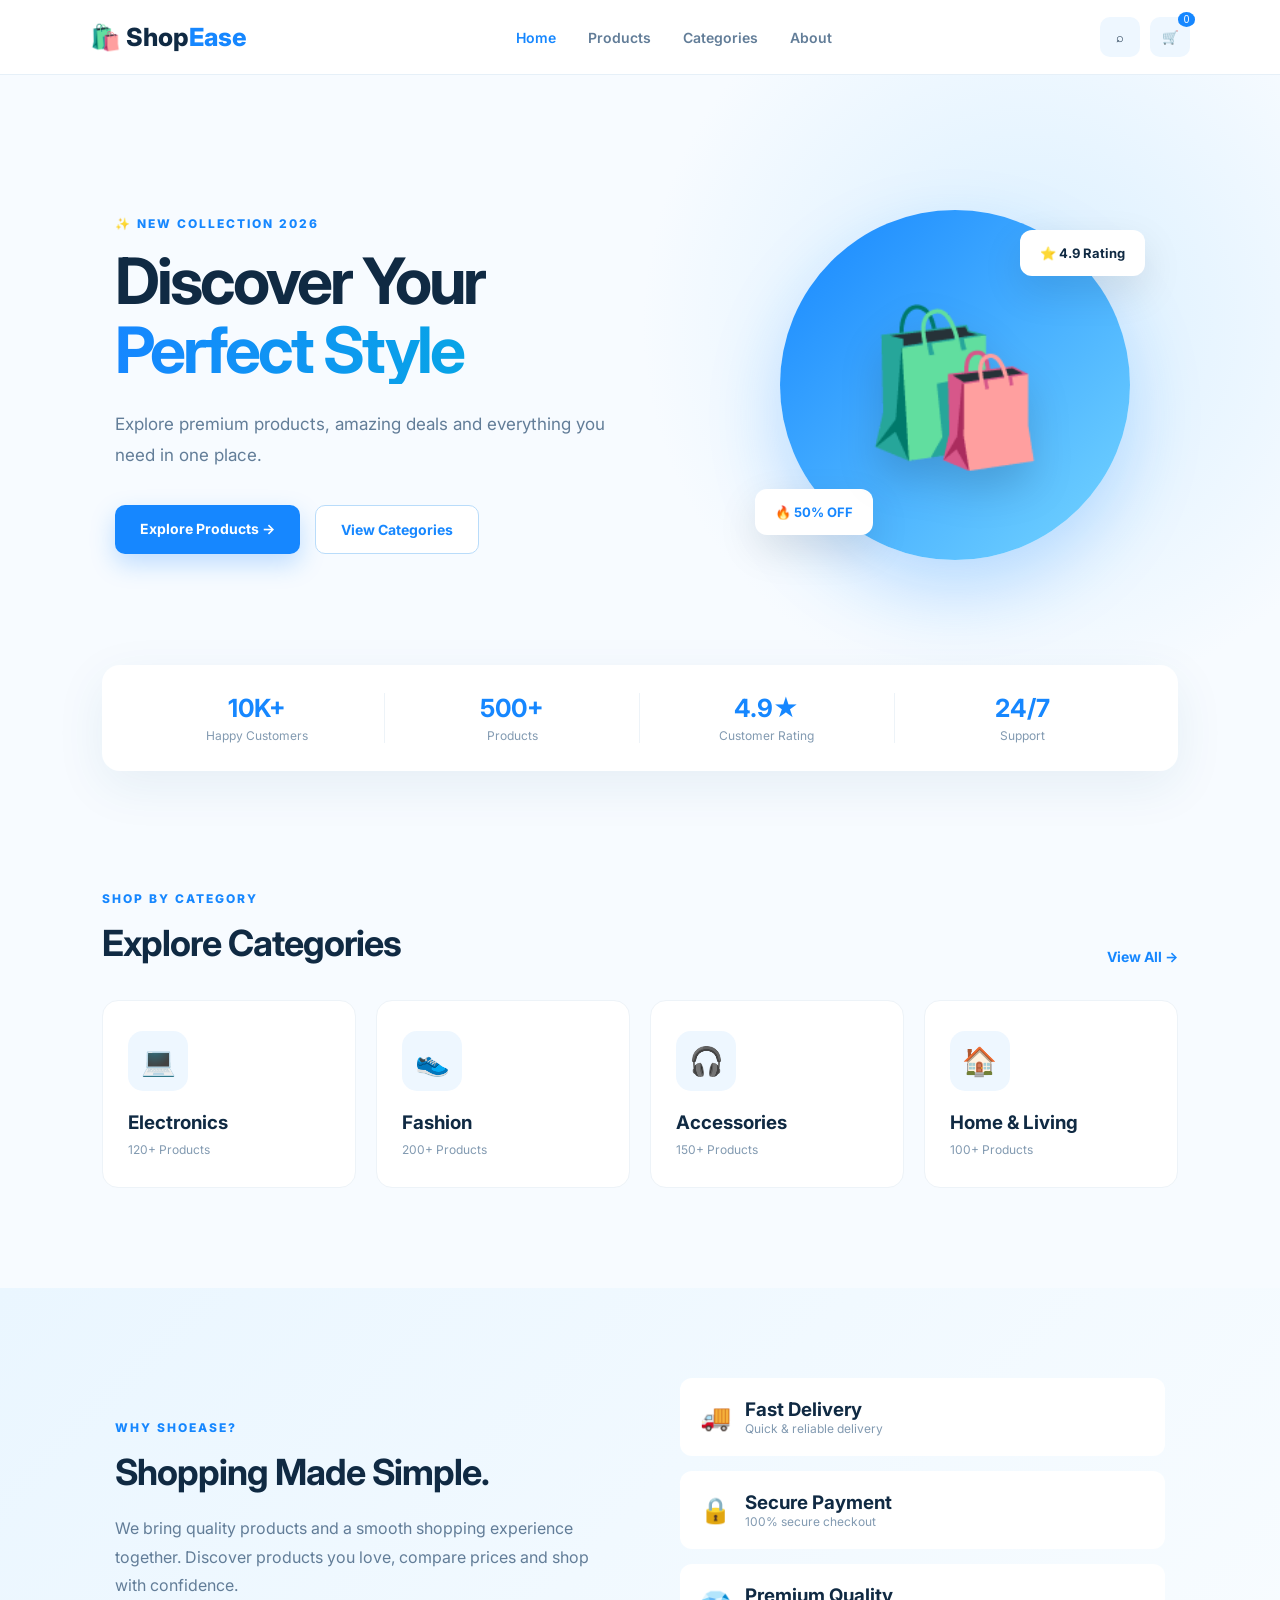
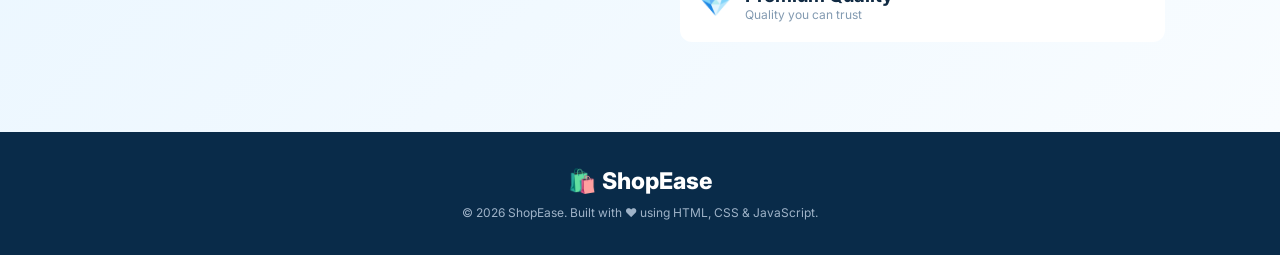
<file: index.html>
<!DOCTYPE html>
<html lang="en">
<head>
    <meta charset="UTF-8">
    <meta name="viewport" content="width=device-width, initial-scale=1.0">
    <title>ShopEase | Modern Shopping</title>
    <link rel="stylesheet" href="cssstyle.css">
</head>

<body>

<header class="navbar">

    <div class="logo">
        🛍️ Shop<span>Ease</span>
    </div>

    <nav>
        <a href="index.html" class="active">Home</a>
        <a href="products.html">Products</a>
        <a href="#categories">Categories</a>
        <a href="#about">About</a>
    </nav>

    <div class="nav-buttons">
        <button class="search-icon">⌕</button>
        <button class="cart">🛒 <span>0</span></button>
    </div>

</header>


<section class="hero">

    <div class="hero-content">

        <p class="small-title">✨ NEW COLLECTION 2026</p>

        <h1>
            Discover Your
            <span>Perfect Style</span>
        </h1>

        <p class="hero-text">
            Explore premium products, amazing deals and
            everything you need in one place.
        </p>

        <div class="hero-buttons">

            <a href="products.html" class="primary-btn">
                Explore Products →
            </a>

            <a href="#categories" class="secondary-btn">
                View Categories
            </a>

        </div>

    </div>


    <div class="hero-image">

        <div class="circle"></div>

        <div class="floating-card card-one">
            ⭐ 4.9 Rating
        </div>

        <div class="floating-card card-two">
            🔥 50% OFF
        </div>

        <div class="shopping-icon">
            🛍️
        </div>

    </div>

</section>


<section class="stats">

    <div>
        <h2>10K+</h2>
        <p>Happy Customers</p>
    </div>

    <div>
        <h2>500+</h2>
        <p>Products</p>
    </div>

    <div>
        <h2>4.9★</h2>
        <p>Customer Rating</p>
    </div>

    <div>
        <h2>24/7</h2>
        <p>Support</p>
    </div>

</section>


<section class="categories" id="categories">

    <div class="section-heading">

        <div>
            <p class="small-title">SHOP BY CATEGORY</p>

            <h2>Explore Categories</h2>
        </div>

        <a href="products.html">
            View All →
        </a>

    </div>


    <div class="category-grid">

        <div class="category-card">

            <div class="category-icon">💻</div>

            <h3>Electronics</h3>

            <p>120+ Products</p>

        </div>


        <div class="category-card">

            <div class="category-icon">👟</div>

            <h3>Fashion</h3>

            <p>200+ Products</p>

        </div>


        <div class="category-card">

            <div class="category-icon">🎧</div>

            <h3>Accessories</h3>

            <p>150+ Products</p>

        </div>


        <div class="category-card">

            <div class="category-icon">🏠</div>

            <h3>Home & Living</h3>

            <p>100+ Products</p>

        </div>

    </div>

</section>


<section class="about" id="about">

    <div>

        <p class="small-title">WHY SHOEASE?</p>

        <h2>Shopping Made Simple.</h2>

        <p>
            We bring quality products and a smooth shopping
            experience together. Discover products you love,
            compare prices and shop with confidence.
        </p>

    </div>

    <div class="about-features">

        <div>
            <span>🚚</span>
            <h3>Fast Delivery</h3>
            <p>Quick & reliable delivery</p>
        </div>

        <div>
            <span>🔒</span>
            <h3>Secure Payment</h3>
            <p>100% secure checkout</p>
        </div>

        <div>
            <span>💎</span>
            <h3>Premium Quality</h3>
            <p>Quality you can trust</p>
        </div>

    </div>

</section>


<footer>

    <div class="footer-logo">
        🛍️ ShopEase
    </div>

    <p>
        © 2026 ShopEase. Built with ❤️ using HTML, CSS & JavaScript.
    </p>

</footer>

</body>
</html>
</file>
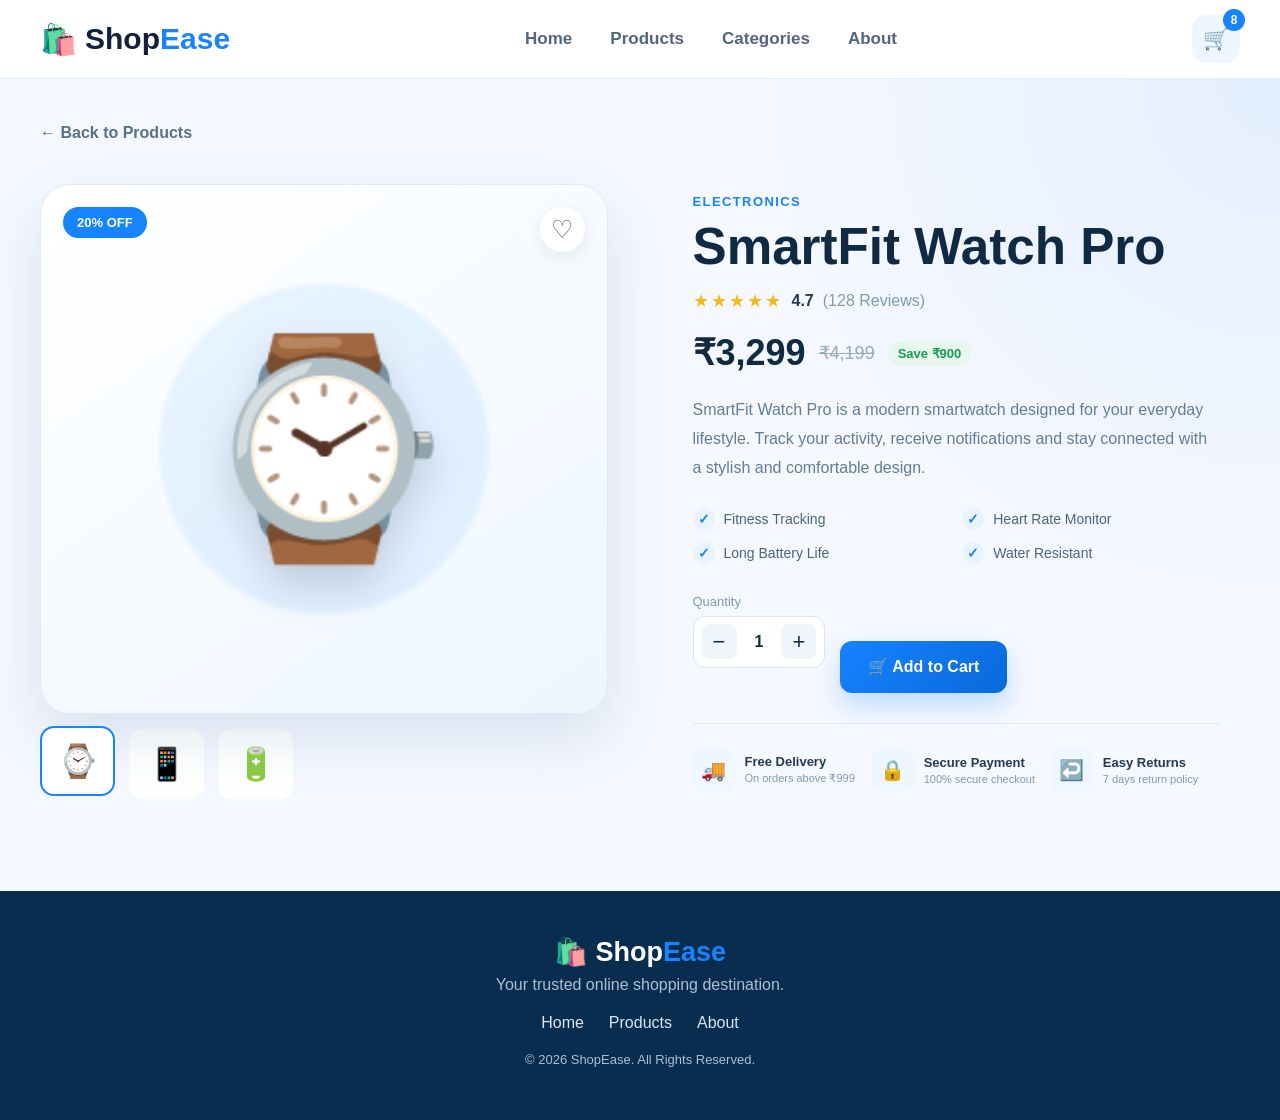
<file: product.html>
<!DOCTYPE html>
<html lang="en">
<head>
    <meta charset="UTF-8">
    <meta name="viewport" content="width=device-width, initial-scale=1.0">
    <meta
        name="description"
        content="ShopEase product details - Discover quality products at great prices.">
    <title>ShopEase | Product Details</title>
    <link rel="stylesheet" href="style.css">
    <link rel="stylesheet" href="product.css">
</head>
<body>
<header class="navbar">
    <div class="nav-container">
        <a href="index.html" class="logo">
            🛍️ <span>Shop<span>Ease</span></span>
        </a>
        <nav class="nav-links">
            <a href="index.html">Home</a>
            <a href="products.html">Products</a>
            <a href="categories.html">Categories</a>
            <a href="about.html">About</a>
        </nav>
        <a href="cart.html" class="cart-button">
            🛒
            <span id="cartCount">8</span>
        </a>
    </div>
</header>
<main class="product-section">
    <div class="product-container">
        <a href="products.html" class="back-link">
            ← Back to Products
        </a>
        <div class="product-details">
            <div class="product-gallery">

                <div class="image-card">

                    <div class="discount-badge">
                        20% OFF
                    </div>

                    <div class="product-emoji">
                        ⌚
                    </div>

                    <button class="wishlist">
                        ♡
                    </button>

                </div>

                <div class="thumbnail-row">

                    <div class="thumbnail active">
                        ⌚
                    </div>

                    <div class="thumbnail">
                        📱
                    </div>

                    <div class="thumbnail">
                        🔋
                    </div>

                </div>

            </div>


            <!-- ================= PRODUCT INFORMATION ================= -->

            <div class="product-info">

                <div class="category">
                    ELECTRONICS
                </div>

                <h1>
                    SmartFit Watch Pro
                </h1>

                <div class="rating-row">

                    <div class="stars">
                        ★★★★★
                    </div>

                    <strong>4.7</strong>

                    <span>
                        (128 Reviews)
                    </span>

                </div>


                <div class="price-area">

                    <span class="current-price">
                        ₹3,299
                    </span>

                    <span class="old-price">
                        ₹4,199
                    </span>

                    <span class="save">
                        Save ₹900
                    </span>

                </div>


                <p class="description">

                    SmartFit Watch Pro is a modern smartwatch designed
                    for your everyday lifestyle. Track your activity,
                    receive notifications and stay connected with a
                    stylish and comfortable design.

                </p>


                <!-- Features -->

                <div class="features">

                    <div class="feature">
                        <span>✓</span>
                        Fitness Tracking
                    </div>

                    <div class="feature">
                        <span>✓</span>
                        Heart Rate Monitor
                    </div>

                    <div class="feature">
                        <span>✓</span>
                        Long Battery Life
                    </div>

                    <div class="feature">
                        <span>✓</span>
                        Water Resistant
                    </div>

                </div>


                <!-- Quantity -->

                <div class="purchase-area">

                    <div>

                        <label>
                            Quantity
                        </label>

                        <div class="quantity">

                            <button id="minusBtn">
                                −
                            </button>

                            <span id="quantity">
                                1
                            </span>

                            <button id="plusBtn">
                                +
                            </button>

                        </div>

                    </div>


                    <button
                        class="add-cart"
                        id="addCartBtn"
                    >
                        🛒 Add to Cart
                    </button>

                </div>


                <!-- Service Cards -->

                <div class="service-grid">

                    <div class="service-card">

                        <div class="service-icon">
                            🚚
                        </div>

                        <div>
                            <strong>Free Delivery</strong>
                            <small>On orders above ₹999</small>
                        </div>

                    </div>


                    <div class="service-card">

                        <div class="service-icon">
                            🔒
                        </div>

                        <div>
                            <strong>Secure Payment</strong>
                            <small>100% secure checkout</small>
                        </div>

                    </div>


                    <div class="service-card">

                        <div class="service-icon">
                            ↩️
                        </div>

                        <div>
                            <strong>Easy Returns</strong>
                            <small>7 days return policy</small>
                        </div>

                    </div>

                </div>

            </div>

        </div>

    </div>

</main>


<!-- ================= FOOTER ================= -->

<footer class="footer">

    <div class="footer-container">

        <div class="footer-logo">
            🛍️ Shop<span>Ease</span>
        </div>

        <p>
            Your trusted online shopping destination.
        </p>

        <div class="footer-links">
            <a href="index.html">Home</a>
            <a href="products.html">Products</a>
            <a href="about.html">About</a>
        </div>

        <p class="copyright">
            © 2026 ShopEase. All Rights Reserved.
        </p>

    </div>

</footer>


<script>

const minusBtn = document.getElementById("minusBtn");
const plusBtn = document.getElementById("plusBtn");
const quantity = document.getElementById("quantity");
const addCartBtn = document.getElementById("addCartBtn");

let count = 1;


/* Increase */

plusBtn.addEventListener("click", () => {

    count++;

    quantity.textContent = count;

});


/* Decrease */

minusBtn.addEventListener("click", () => {

    if (count > 1) {

        count--;

        quantity.textContent = count;

    }

});


/* Add to Cart */

addCartBtn.addEventListener("click", () => {

    addCartBtn.innerHTML = "✓ Added to Cart";

    addCartBtn.classList.add("added");

    setTimeout(() => {

        addCartBtn.innerHTML = "🛒 Add to Cart";

        addCartBtn.classList.remove("added");

    }, 1500);

});

</script>

</body>
</html>
</file>
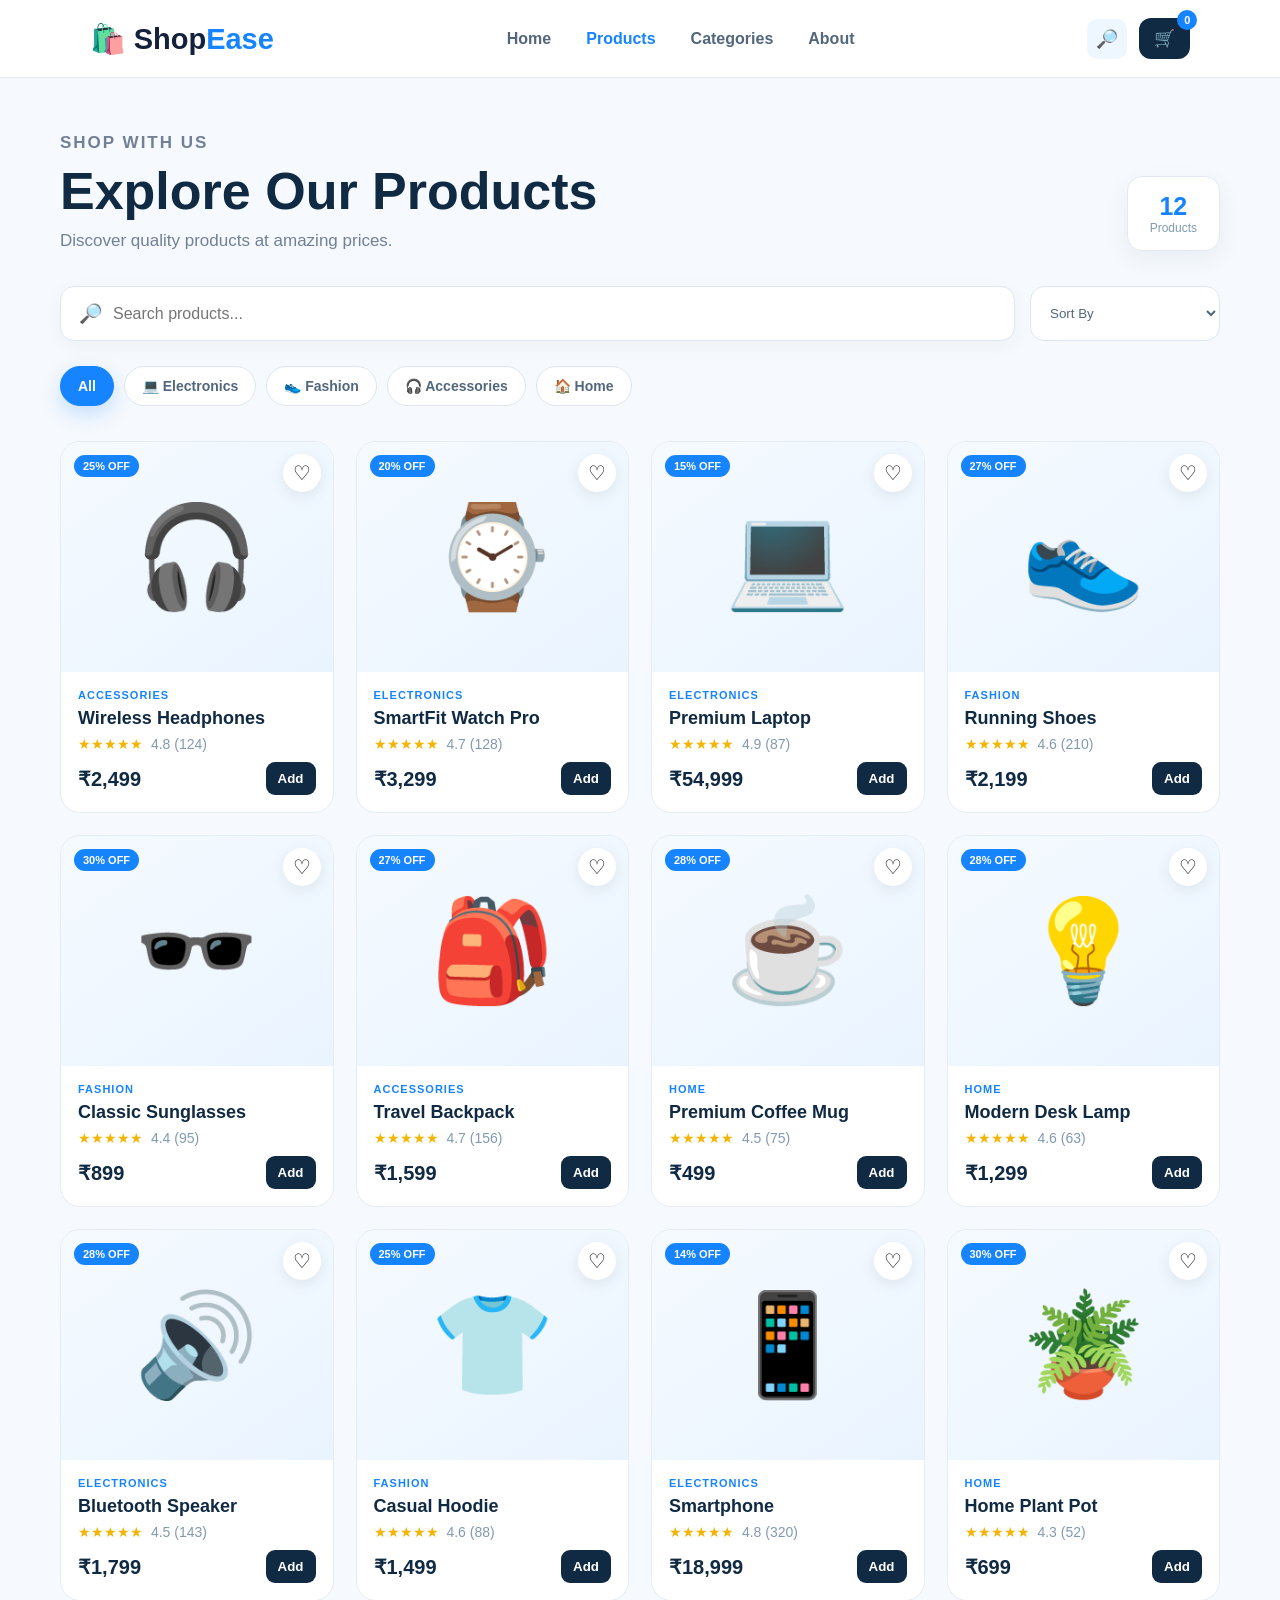
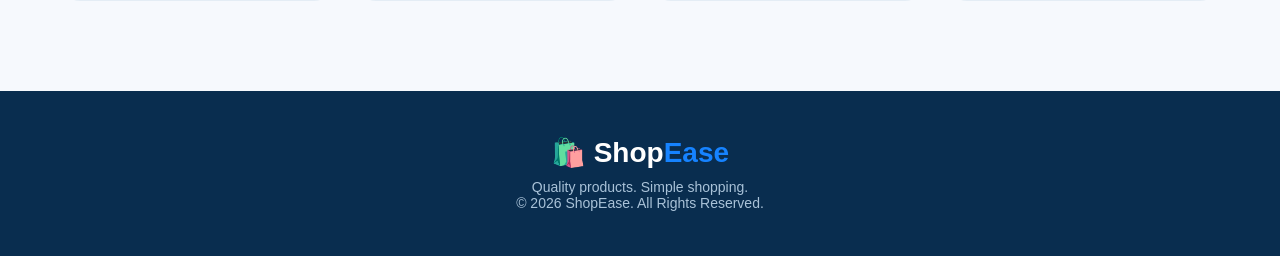
<file: products.html>
<!DOCTYPE html>
<html lang="en">

<head>
    <meta charset="UTF-8">

    <meta
        name="viewport"
        content="width=device-width, initial-scale=1.0"
    >

    <meta
        name="description"
        content="ShopEase - Explore electronics, fashion, accessories and home products."
    >

    <title>ShopEase | Products</title>

    <link rel="stylesheet" href="cssstyle.css">
    <link rel="stylesheet" href="products.css">

</head>

<body>

<!-- ================= HEADER ================= -->

<header class="navbar">

    <div class="logo">
        🛍️ Shop<span>Ease</span>
    </div>

    <nav>

        <a href="index.html">
            Home
        </a>

        <a
            href="products.html"
            class="active"
        >
            Products
        </a>

        <a href="index.html#categories">
            Categories
        </a>

        <a href="index.html#about">
            About
        </a>

    </nav>

    <div class="nav-buttons">

        <button
            class="search-icon"
            onclick="document.getElementById('searchInput').focus()"
        >
            🔎
        </button>

        <a href="cart.html" class="cart">

            🛒

            <span id="cart-count">
                0
            </span>

        </a>

    </div>

</header>


<!-- ================= PRODUCTS ================= -->

<main class="products-page">

    <section class="products-heading">

        <div>

            <p class="small-title">
                SHOP WITH US
            </p>

            <h1>
                Explore Our Products
            </h1>

            <p>
                Discover quality products at amazing prices.
            </p>

        </div>

        <div class="product-count">

            <strong id="productCount">
                0
            </strong>

            <span>
                Products
            </span>

        </div>

    </section>


    <!-- ================= SEARCH ================= -->

    <section class="search-section">

        <div class="search-box">

            <span>
                🔎
            </span>

            <input
                type="text"
                id="searchInput"
                placeholder="Search products..."
                autocomplete="off"
            >

        </div>

        <select id="sortSelect">

            <option value="default">
                Sort By
            </option>

            <option value="low">
                Price: Low to High
            </option>

            <option value="high">
                Price: High to Low
            </option>

            <option value="rating">
                Highest Rated
            </option>

        </select>

    </section>


    <!-- ================= FILTERS ================= -->

    <div class="filters">

        <button
            class="filter active"
            data-category="All"
        >
            All
        </button>

        <button
            class="filter"
            data-category="Electronics"
        >
            💻 Electronics
        </button>

        <button
            class="filter"
            data-category="Fashion"
        >
            👟 Fashion
        </button>

        <button
            class="filter"
            data-category="Accessories"
        >
            🎧 Accessories
        </button>

        <button
            class="filter"
            data-category="Home"
        >
            🏠 Home
        </button>

    </div>


    <!-- ================= PRODUCTS GRID ================= -->

    <section>

        <div
            id="product-list"
            class="product-grid"
        ></div>

        <div id="noProducts" class="no-products" >
            <div>
                🔍
            </div>

            <h2>
                No Products Found
            </h2>

            <p>
                Try another search or category.
            </p>

        </div>

    </section>
</main>
<footer>
    <div class="footer-logo">
        🛍️ Shop<span>Ease</span>
    </div>
    <p>
        Quality products. Simple shopping.
    </p>
    <p>
        © 2026 ShopEase. All Rights Reserved.
    </p>
</footer>
<script src="jsproducts.js"></script>
<script src="jsapp.js"></script>
</body>
</html>
</file>
<file: cssstyle.css>
@import url('https://fonts.googleapis.com/css2?family=Inter:wght@400;500;600;700;800&display=swap');

/* RESET */
* {
    margin: 0;
    padding: 0;
    box-sizing: border-box;
}
html {
    scroll-behavior: smooth;
}
body {
    font-family: 'Inter', sans-serif;
    background: #f7fbff;
    color: #102a43;
}
.navbar {
    height: 75px;
    padding: 0 7%;
    display: flex;
    align-items: center;
    justify-content: space-between;

    background: rgba(255, 255, 255, 0.95);
    border-bottom: 1px solid #e6f0f8;

    position: sticky;
    top: 0;
    z-index: 1000;
}

.logo {
    font-size: 25px;
    font-weight: 800;
    color: #102a43;
}

.logo span {
    color: #1687ff;
}

nav {
    display: flex;
    gap: 32px;
}

nav a {
    text-decoration: none;
    color: #627d98;
    font-size: 14px;
    font-weight: 600;
    transition: 0.3s;
}

nav a:hover,
nav a.active {
    color: #1687ff;
}

.nav-buttons {
    display: flex;
    gap: 10px;
}

.nav-buttons button {
    border: none;
    width: 40px;
    height: 40px;
    border-radius: 10px;
    cursor: pointer;

    background: #eef7ff;
    color: #102a43;

    transition: 0.3s;
}

.nav-buttons button:hover {
    background: #1687ff;
    color: white;
}

.cart {
    position: relative;
}

.cart span {
    position: absolute;
    top: -5px;
    right: -5px;

    background: #1687ff;
    color: white;

    border-radius: 50%;
    padding: 2px 6px;

    font-size: 10px;
}

/* =========================
   HERO
========================= */

.hero {
    min-height: 620px;
    padding: 80px 9%;

    display: flex;
    align-items: center;
    justify-content: space-between;

    overflow: hidden;

    background:
        radial-gradient(
            circle at 80% 40%,
            #d9efff,
            transparent 35%
        );
}

.hero-content {
    width: 52%;
}

.small-title {
    color: #1687ff;

    font-size: 12px;
    font-weight: 800;

    letter-spacing: 2px;

    margin-bottom: 15px;
}

.hero h1 {
    font-size: 64px;
    line-height: 1.08;

    letter-spacing: -3px;

    margin-bottom: 25px;
}

.hero h1 span {
    display: block;

    background:
        linear-gradient(
            90deg,
            #1687ff,
            #00b4d8
        );

    -webkit-background-clip: text;
    background-clip: text;

    color: transparent;
}

.hero-text {
    color: #627d98;

    font-size: 17px;
    line-height: 1.8;

    max-width: 530px;

    margin-bottom: 35px;
}

/* HERO BUTTONS */

.hero-buttons {
    display: flex;
    gap: 15px;
}

.primary-btn,
.secondary-btn {
    display: inline-block;

    padding: 15px 25px;

    border-radius: 10px;

    text-decoration: none;

    font-size: 14px;
    font-weight: 700;

    transition: 0.3s;
}

.primary-btn {
    background: #1687ff;
    color: white;

    box-shadow:
        0 10px 25px
        rgba(22, 135, 255, 0.25);
}

.primary-btn:hover {
    transform: translateY(-3px);
    background: #0875e1;
}

.secondary-btn {
    color: #1687ff;

    border: 1px solid #b9dcfa;

    background: white;
}

.secondary-btn:hover {
    background: #eef7ff;
}

/* =========================
   HERO IMAGE
========================= */

.hero-image {
    width: 40%;
    height: 430px;

    position: relative;

    display: flex;
    justify-content: center;
    align-items: center;
}

.circle {
    width: 350px;
    height: 350px;

    border-radius: 50%;

    background:
        linear-gradient(
            135deg,
            #1687ff,
            #75d5ff
        );

    box-shadow:
        0 30px 70px
        rgba(22, 135, 255, 0.25);
}

.shopping-icon {
    position: absolute;

    font-size: 150px;

    filter:
        drop-shadow(
            0 20px 20px
            rgba(0, 0, 0, 0.15)
        );
}

.floating-card {
    position: absolute;

    background: white;

    padding: 15px 20px;

    border-radius: 12px;

    box-shadow:
        0 15px 40px
        rgba(0, 0, 0, 0.1);

    font-size: 13px;
    font-weight: 700;
}

.card-one {
    top: 60px;
    right: 20px;
}

.card-two {
    bottom: 65px;
    left: 10px;

    color: #1687ff;
}

/* =========================
   STATS
========================= */

.stats {
    width: 84%;

    margin: -30px auto 80px;

    background: white;

    border-radius: 18px;

    padding: 28px;

    display: grid;

    grid-template-columns:
        repeat(4, 1fr);

    box-shadow:
        0 15px 50px
        rgba(30, 90, 130, 0.08);
}

.stats div {
    text-align: center;

    border-right:
        1px solid #edf3f8;
}

.stats div:last-child {
    border: none;
}

.stats h2 {
    color: #1687ff;

    font-size: 25px;

    margin-bottom: 5px;
}

.stats p {
    color: #829ab1;

    font-size: 12px;
}

/* =========================
   CATEGORIES
========================= */

.categories {
    padding: 40px 8% 100px;
}

.section-heading {
    display: flex;

    justify-content: space-between;
    align-items: flex-end;

    margin-bottom: 35px;
}

.section-heading h2,
.about h2 {
    font-size: 36px;

    letter-spacing: -1px;
}

.section-heading a {
    color: #1687ff;

    text-decoration: none;

    font-size: 14px;
    font-weight: 700;
}

.category-grid {
    display: grid;

    grid-template-columns:
        repeat(4, 1fr);

    gap: 20px;
}

.category-card {
    background: white;

    padding: 30px 25px;

    border-radius: 16px;

    border: 1px solid #edf3f8;

    transition: 0.3s;

    cursor: pointer;
}

.category-card:hover {
    transform: translateY(-8px);

    border-color: #9bd2ff;

    box-shadow:
        0 15px 35px
        rgba(22, 135, 255, 0.1);
}

.category-icon {
    width: 60px;
    height: 60px;

    display: flex;

    align-items: center;
    justify-content: center;

    font-size: 28px;

    background: #eef7ff;

    border-radius: 15px;

    margin-bottom: 20px;
}

.category-card h3 {
    margin-bottom: 8px;
}

.category-card p {
    color: #829ab1;

    font-size: 12px;
}

/* =========================
   ABOUT
========================= */

.about {
    padding: 90px 9%;

    background:
        linear-gradient(
            135deg,
            #eaf6ff,
            #f8fcff
        );

    display: grid;

    grid-template-columns:
        1fr 1fr;

    gap: 80px;

    align-items: center;
}

.about > div:first-child p:last-child {
    color: #627d98;

    line-height: 1.8;

    margin-top: 20px;

    max-width: 500px;
}

.about-features {
    display: grid;

    gap: 15px;
}

.about-features div {
    background: white;

    padding: 20px;

    border-radius: 12px;

    display: grid;

    grid-template-columns:
        45px 1fr;

    align-items: center;
}

.about-features span {
    grid-row: span 2;

    font-size: 25px;
}

.about-features p {
    color: #829ab1;

    font-size: 12px;
}

footer {
    background: #092b49;

    color: white;

    text-align: center;

    padding: 35px;
}

.footer-logo {
    font-size: 23px;

    font-weight: 800;

    margin-bottom: 10px;
}

footer p {
    color: #9fb3c8;

    font-size: 12px;
}

/* =========================
   RESPONSIVE
========================= */

@media (max-width: 900px) {

    nav {
        display: none;
    }

    .hero {
        flex-direction: column;

        text-align: center;

        padding-top: 60px;
    }

    .hero-content {
        width: 100%;
    }

    .hero h1 {
        font-size: 45px;
    }

    .hero-text {
        margin-left: auto;
        margin-right: auto;
    }

    .hero-buttons {
        justify-content: center;
    }

    .hero-image {
        width: 100%;

        margin-top: 50px;
    }

    .stats {
        grid-template-columns:
            repeat(2, 1fr);

        gap: 20px;
    }

    .stats div {
        border: none;
    }

    .category-grid {
        grid-template-columns:
            repeat(2, 1fr);
    }

    .about {
        grid-template-columns: 1fr;
    }
}

/* =========================
   MOBILE
========================= */

@media (max-width: 550px) {

    .navbar {
        padding: 0 5%;
    }

    .hero {
        padding-left: 5%;
        padding-right: 5%;
    }

    .hero h1 {
        font-size: 38px;
    }

    .hero-buttons {
        flex-direction: column;
    }

    .primary-btn,
    .secondary-btn {
        text-align: center;
    }

    .circle {
        width: 270px;
        height: 270px;
    }

    .shopping-icon {
        font-size: 110px;
    }

    .category-grid {
        grid-template-columns: 1fr;
    }

    .stats {
        width: 90%;
    }

    .section-heading {
        align-items: flex-start;

        flex-direction: column;

        gap: 15px;
    }
}
</file>
<file: style.css>
/* =========================
   PRODUCTS PAGE
========================= */

.products-page {
    padding: 70px 8% 100px;
    min-height: 700px;
}


.products-heading h1 {
    font-size: 45px;
    margin-bottom: 10px;
}


.products-heading > div > p:last-child {
    color: #829ab1;
}


.search-box {
    margin-top: 35px;

    width: 100%;

    background: white;

    border: 1px solid #e2edf6;

    border-radius: 14px;

    padding: 16px 20px;

    display: flex;

    gap: 12px;

    align-items: center;

    box-shadow:
        0 8px 25px rgba(0,0,0,0.04);
}


.search-box input {
    width: 100%;

    border: none;

    outline: none;

    font-size: 15px;

    font-family: inherit;
}


.filters {
    display: flex;

    gap: 12px;

    flex-wrap: wrap;

    margin: 25px 0 40px;
}


.filter {
    border: 1px solid #d8eafa;

    background: white;

    color: #627d98;

    padding: 11px 18px;

    border-radius: 30px;

    cursor: pointer;

    font-weight: 600;

    transition: 0.3s;
}


.filter:hover,
.filter.active {
    background: #1687ff;

    color: white;

    border-color: #1687ff;

    transform: translateY(-2px);
}


/* PRODUCT GRID */

.product-grid {

    display: grid;

    grid-template-columns:
        repeat(4, 1fr);

    gap: 24px;
}


/* PRODUCT CARD */

.product-card {

    background: white;

    border-radius: 18px;

    overflow: hidden;

    border: 1px solid #e7f0f7;

    cursor: pointer;

    opacity: 0;

    animation:
        cardIn 0.6s forwards;

    transition:
        transform 0.35s,
        box-shadow 0.35s;
}


.product-card:hover {

    transform:
        translateY(-10px);

    box-shadow:
        0 20px 45px
        rgba(22,135,255,0.14);
}


@keyframes cardIn {

    from {
        opacity: 0;

        transform:
            translateY(25px);
    }

    to {
        opacity: 1;

        transform:
            translateY(0);
    }

}


/* PRODUCT IMAGE */

.product-image {

    height: 220px;

    background:
        linear-gradient(
            135deg,
            #eaf6ff,
            #cdeaff
        );

    display: flex;

    align-items: center;

    justify-content: center;

    position: relative;

    overflow: hidden;
}


.product-image::after {

    content: "";

    position: absolute;

    width: 170px;

    height: 170px;

    border-radius: 50%;

    background: rgba(255,255,255,0.5);

}


.product-emoji {

    font-size: 90px;

    position: relative;

    z-index: 2;

    transition: 0.4s;
}


.product-card:hover
.product-emoji {

    transform:
        scale(1.15)
        rotate(-5deg);
}


.discount {

    position: absolute;

    top: 15px;

    left: 15px;

    z-index: 5;

    background: #1687ff;

    color: white;

    padding: 6px 9px;

    border-radius: 6px;

    font-size: 10px;

    font-weight: 800;
}


.wishlist {

    position: absolute;

    right: 15px;

    top: 15px;

    z-index: 5;

    width: 36px;

    height: 36px;

    border: none;

    border-radius: 50%;

    background: white;

    font-size: 20px;

    cursor: pointer;

    transition: 0.3s;
}


.wishlist:hover,
.wishlist.liked {

    color: #1687ff;

    transform: scale(1.1);
}


/* PRODUCT INFO */

.product-info {

    padding: 20px;
}


.product-category {

    color: #1687ff;

    font-size: 11px;

    font-weight: 800;

    text-transform: uppercase;

    letter-spacing: 1px;

    margin-bottom: 8px;
}


.product-info h3 {

    font-size: 17px;

    margin-bottom: 8px;
}


.rating {

    font-size: 12px;

    color: #627d98;

    margin-bottom: 18px;
}


.product-bottom {

    display: flex;

    justify-content: space-between;

    align-items: center;
}


.product-bottom strong {

    font-size: 20px;

    color: #102a43;
}


.add-btn {

    border: none;

    background: #1687ff;

    color: white;

    padding: 9px 13px;

    border-radius: 8px;

    cursor: pointer;

    font-weight: 700;

    transition: 0.3s;
}


.add-btn:hover {

    background: #0875e1;

    transform: scale(1.05);
}


/* NO PRODUCTS */

.no-products {

    grid-column: 1 / -1;

    text-align: center;

    padding: 80px;

    background: white;

    border-radius: 18px;
}


/* DETAILS */

.details-page {

    padding: 50px 8% 100px;

    min-height: 700px;
}


.back-link {

    display: inline-block;

    margin-bottom: 30px;

    color: #1687ff;

    text-decoration: none;

    font-weight: 600;
}


.detail-card {

    display: grid;

    grid-template-columns: 1fr 1fr;

    gap: 60px;

    background: white;

    border-radius: 25px;

    padding: 40px;

    box-shadow:
        0 15px 50px
        rgba(0,0,0,0.06);
}


.detail-image {

    min-height: 450px;

    border-radius: 20px;

    background:
        linear-gradient(
            135deg,
            #e8f6ff,
            #bde4ff
        );

    display: flex;

    align-items: center;

    justify-content: center;
}


.big-emoji {

    font-size: 180px;

    animation:
        floating 3s ease-in-out infinite;
}


@keyframes floating {

    0%,100% {
        transform: translateY(0);
    }

    50% {
        transform: translateY(-15px);
    }

}


.detail-info {

    padding: 30px 0;
}


.detail-info h1 {

    font-size: 42px;

    margin-bottom: 20px;
}


.detail-rating {

    color: #1687ff;

    margin-bottom: 25px;
}


.detail-rating span {

    color: #829ab1;

    margin-left: 10px;

    font-size: 13px;
}


.detail-price {

    font-size: 35px;

    margin-bottom: 20px;
}


.description {

    color: #627d98;

    line-height: 1.8;

    margin-bottom: 25px;
}


.quantity {

    display: flex;

    align-items: center;

    gap: 20px;

    margin-bottom: 25px;
}


.quantity button {

    width: 35px;

    height: 35px;

    border: 1px solid #d8eafa;

    background: white;

    border-radius: 8px;

    cursor: pointer;

    font-size: 20px;
}


.quantity span {

    font-weight: 700;
}


.buy-btn {

    width: 100%;

    padding: 16px;

    border: none;

    border-radius: 10px;

    background: #1687ff;

    color: white;

    font-weight: 800;

    font-size: 15px;

    cursor: pointer;

    transition: 0.3s;
}


.buy-btn:hover {

    background: #0875e1;

    transform: translateY(-2px);
}


.delivery {

    margin-top: 25px;

    line-height: 2.2;

    color: #627d98;

    font-size: 13px;
}


/* MOBILE */

@media(max-width: 1000px) {

    .product-grid {

        grid-template-columns:
            repeat(2, 1fr);

    }

}


@media(max-width: 650px) {

    .products-page,
    .details-page {

        padding-left: 5%;
        padding-right: 5%;

    }


    .products-heading h1 {

        font-size: 32px;

    }

    .product-grid {

        grid-template-columns: 1fr;
    }
    .detail-card {
        grid-template-columns: 1fr;
        padding: 20px;
    }
    .detail-image {
        min-height: 300px;
    }
    .big-emoji {
        font-size: 120px;
    }
    .detail-info h1 {

        font-size: 30px;

    }

}
</file>
<file: product.css>
/* =========================
   PRODUCT PAGE
========================= */

* {
    box-sizing: border-box;
}

body {
    margin: 0;
    font-family: "Inter", "Segoe UI", Arial, sans-serif;
    background: #f5f8ff;
    color: #102a43;
}


/* =========================
   HEADER
========================= */

.navbar {
    background: #ffffff;
    border-bottom: 1px solid #e5edf7;
    position: sticky;
    top: 0;
    z-index: 100;
}

.nav-container {
    max-width: 1250px;
    margin: auto;
    min-height: 78px;

    display: flex;
    align-items: center;
    justify-content: space-between;

    padding: 0 25px;
}

.logo {
    display: flex;
    align-items: center;
    gap: 8px;

    font-size: 30px;
    font-weight: 800;

    color: #14213d;
    text-decoration: none;
}

.logo span span {
    color: #1683ff;
}

.nav-links {
    display: flex;
    gap: 38px;
}

.nav-links a {
    color: #52677d;
    text-decoration: none;

    font-size: 17px;
    font-weight: 600;

    transition: 0.25s;
}

.nav-links a:hover {
    color: #1683ff;
}

.cart-button {
    width: 48px;
    height: 48px;

    border-radius: 14px;

    background: #eef6ff;

    display: flex;
    align-items: center;
    justify-content: center;

    position: relative;

    text-decoration: none;

    font-size: 21px;
}

.cart-button span {
    position: absolute;

    right: -5px;
    top: -6px;

    width: 22px;
    height: 22px;

    border-radius: 50%;

    background: #1683ff;
    color: white;

    display: flex;
    align-items: center;
    justify-content: center;

    font-size: 12px;
    font-weight: 700;
}


/* =========================
   PRODUCT SECTION
========================= */

.product-section {
    padding: 45px 20px 80px;

    min-height: 700px;

    background:
        radial-gradient(
            circle at top right,
            rgba(22,131,255,0.08),
            transparent 35%
        );
}

.product-container {
    max-width: 1200px;
    margin: auto;
}


/* Back */

.back-link {
    display: inline-block;

    color: #58718a;

    font-size: 16px;
    font-weight: 600;

    text-decoration: none;

    margin-bottom: 30px;

    transition: 0.2s;
}

.back-link:hover {
    color: #1683ff;
    transform: translateX(-4px);
}


/* =========================
   MAIN PRODUCT GRID
========================= */

.product-details {
    display: grid;

    grid-template-columns: 1fr 1fr;

    gap: 65px;

    align-items: center;
}


/* =========================
   PRODUCT IMAGE
========================= */

.product-gallery {
    position: relative;
}

.image-card {
    height: 530px;

    border-radius: 30px;

    background:
        linear-gradient(
            145deg,
            #ffffff,
            #edf6ff
        );

    border: 1px solid #dfeaf5;

    box-shadow:
        0 25px 60px rgba(20,70,120,0.12);

    display: flex;
    align-items: center;
    justify-content: center;

    position: relative;

    overflow: hidden;

    transition: 0.35s;
}

.image-card:hover {
    transform: translateY(-8px);

    box-shadow:
        0 35px 70px rgba(20,70,120,0.18);
}

.image-card::before {
    content: "";

    position: absolute;

    width: 330px;
    height: 330px;

    border-radius: 50%;

    background: rgba(22,131,255,0.08);

    filter: blur(2px);
}

.product-emoji {
    font-size: 210px;

    position: relative;

    filter:
        drop-shadow(
            0 20px 20px rgba(0,0,0,0.15)
        );

    animation: floating 3s ease-in-out infinite;
}

@keyframes floating {

    0%, 100% {
        transform: translateY(0);
    }

    50% {
        transform: translateY(-12px);
    }

}


/* Discount */

.discount-badge {
    position: absolute;

    top: 22px;
    left: 22px;

    background: #1683ff;
    color: white;

    padding: 8px 14px;

    border-radius: 30px;

    font-size: 13px;
    font-weight: 800;

    z-index: 2;
}


/* Wishlist */

.wishlist {
    position: absolute;

    right: 22px;
    top: 22px;

    width: 45px;
    height: 45px;

    border: 0;

    border-radius: 50%;

    background: white;

    box-shadow: 0 5px 20px rgba(0,0,0,0.08);

    font-size: 25px;

    color: #52677d;

    cursor: pointer;

    transition: 0.25s;
}

.wishlist:hover {
    color: #1683ff;

    transform: scale(1.1);
}


/* Thumbnails */

.thumbnail-row {
    display: flex;

    gap: 14px;

    margin-top: 15px;
}

.thumbnail {
    width: 75px;
    height: 70px;

    border-radius: 14px;

    background: white;

    border: 2px solid transparent;

    display: flex;
    align-items: center;
    justify-content: center;

    font-size: 32px;

    cursor: pointer;

    transition: 0.25s;
}

.thumbnail:hover,
.thumbnail.active {
    border-color: #1683ff;

    transform: translateY(-3px);
}


/* =========================
   PRODUCT INFO
========================= */

.category {
    display: inline-block;

    color: #1683ff;

    font-size: 13px;

    font-weight: 800;

    letter-spacing: 1.4px;

    margin-bottom: 10px;
}

.product-info h1 {
    font-size: clamp(35px, 4vw, 52px);

    line-height: 1.08;

    margin: 0 0 16px;

    color: #102a43;
}


/* Rating */

.rating-row {
    display: flex;

    align-items: center;

    gap: 9px;

    margin-bottom: 20px;

    color: #718096;
}

.stars {
    color: #f6b91a;

    letter-spacing: 2px;

    font-size: 18px;
}

.rating-row strong {
    color: #243b53;
}

.rating-row span {
    color: #829ab1;
}


/* Price */

.price-area {
    display: flex;

    align-items: center;

    gap: 13px;

    flex-wrap: wrap;

    margin-bottom: 22px;
}

.current-price {
    font-size: 36px;

    font-weight: 800;

    color: #102a43;
}

.old-price {
    font-size: 18px;

    color: #9aa9b8;

    text-decoration: line-through;
}

.save {
    background: #e8f7ee;

    color: #1c9b58;

    padding: 5px 10px;

    border-radius: 20px;

    font-size: 13px;

    font-weight: 700;
}


/* Description */

.description {
    color: #627d98;

    font-size: 16px;

    line-height: 1.8;

    max-width: 580px;

    margin-bottom: 25px;
}


/* =========================
   FEATURES
========================= */

.features {
    display: grid;

    grid-template-columns: 1fr 1fr;

    gap: 12px;

    margin-bottom: 30px;
}

.feature {
    color: #486581;

    font-size: 14px;

    display: flex;

    gap: 9px;

    align-items: center;
}

.feature span {
    width: 22px;
    height: 22px;

    border-radius: 50%;

    background: #e8f3ff;

    color: #1683ff;

    display: flex;

    align-items: center;

    justify-content: center;

    font-weight: 800;
}


/* =========================
   PURCHASE
========================= */

.purchase-area {
    display: flex;

    align-items: end;

    gap: 15px;

    margin-bottom: 30px;
}

.purchase-area label {
    display: block;

    font-size: 13px;

    color: #829ab1;

    margin-bottom: 7px;
}

.quantity {
    height: 52px;

    display: flex;

    align-items: center;

    gap: 18px;

    padding: 0 8px;

    border: 1px solid #d9e4ef;

    border-radius: 12px;

    background: white;
}

.quantity button {
    width: 35px;
    height: 35px;

    border: 0;

    border-radius: 8px;

    background: #eef5fb;

    color: #102a43;

    font-size: 22px;

    cursor: pointer;

    transition: 0.2s;
}

.quantity button:hover {
    background: #1683ff;
    color: white;
}

.quantity span {
    font-weight: 800;
}


/* Add Cart */

.add-cart {
    height: 52px;

    padding: 0 28px;

    border: 0;

    border-radius: 12px;

    background:
        linear-gradient(
            135deg,
            #1683ff,
            #0969da
        );

    color: white;

    font-size: 16px;

    font-weight: 800;

    box-shadow:
        0 12px 25px rgba(22,131,255,0.25);

    cursor: pointer;

    transition: 0.3s;
}

.add-cart:hover {
    transform: translateY(-3px);

    box-shadow:
        0 16px 30px rgba(22,131,255,0.35);
}

.add-cart.added {
    background: #19a463;
}


/* =========================
   SERVICES
========================= */

.service-grid {
    display: grid;

    grid-template-columns: repeat(3, 1fr);

    gap: 10px;

    border-top: 1px solid #e1eaf2;

    padding-top: 25px;
}

.service-card {
    display: flex;

    align-items: center;

    gap: 10px;
}

.service-icon {
    width: 42px;
    height: 42px;

    border-radius: 10px;

    background: #eef6ff;

    display: flex;

    align-items: center;
    justify-content: center;

    font-size: 20px;
}

.service-card strong {
    display: block;

    font-size: 13px;

    color: #243b53;
}

.service-card small {
    display: block;

    color: #829ab1;

    font-size: 11px;

    margin-top: 3px;
}


/* =========================
   FOOTER
========================= */

.footer {
    background: #092d4f;

    color: white;

    padding: 45px 20px;

    text-align: center;
}

.footer-container {
    max-width: 1000px;
    margin: auto;
}

.footer-logo {
    font-size: 27px;

    font-weight: 800;

    margin-bottom: 8px;
}

.footer-logo span {
    color: #1683ff;
}

.footer p {
    color: #a8c1d8;

    margin: 8px 0;
}

.footer-links {
    display: flex;

    justify-content: center;

    gap: 25px;

    margin: 20px 0;
}

.footer-links a {
    color: #d7e7f5;

    text-decoration: none;
}

.footer-links a:hover {
    color: #1683ff;
}

.copyright {
    font-size: 13px;
}


/* =========================
   RESPONSIVE
========================= */

@media (max-width: 900px) {

    .product-details {
        grid-template-columns: 1fr;

        gap: 40px;
    }

    .image-card {
        height: 430px;
    }

    .product-info h1 {
        font-size: 40px;
    }

}


@media (max-width: 650px) {

    .nav-container {
        flex-wrap: wrap;

        padding: 15px;
    }

    .nav-links {
        order: 3;

        width: 100%;

        justify-content: center;

        gap: 18px;

        padding-top: 12px;
    }

    .nav-links a {
        font-size: 14px;
    }

    .logo {
        font-size: 25px;
    }

    .product-section {
        padding: 30px 15px 60px;
    }

    .image-card {
        height: 350px;
    }

    .product-emoji {
        font-size: 140px;
    }

    .features {
        grid-template-columns: 1fr;
    }

    .purchase-area {
        flex-direction: column;

        align-items: stretch;
    }

    .add-cart {
        width: 100%;
    }

    .service-grid {
        grid-template-columns: 1fr;
    }

    .service-card {
        padding: 8px 0;
    }

}
</file>
<file: products.css>
/* =================================
   SHOP EASE PRODUCTS PAGE
================================= */

* {
    box-sizing: border-box;
}

body {
    margin: 0;
    font-family: "Segoe UI", Arial, sans-serif;
    background: #f6f9fd;
    color: #102a43;
}


/* ================= HEADER ================= */

.navbar {
    height: 78px;

    background: rgba(255,255,255,0.96);

    border-bottom: 1px solid #e3edf7;

    display: flex;

    align-items: center;

    justify-content: space-between;

    padding: 0 7%;

    position: sticky;

    top: 0;

    z-index: 100;

    backdrop-filter: blur(12px);
}


.logo {
    font-size: 29px;

    font-weight: 800;

    color: #14213d;
}

.logo span {
    color: #1683ff;
}


nav {
    display: flex;

    gap: 35px;
}

nav a {
    text-decoration: none;

    color: #52677d;

    font-size: 16px;

    font-weight: 600;

    transition: .25s;
}

nav a:hover,
nav a.active {
    color: #1683ff;
}


.nav-buttons {
    display: flex;

    align-items: center;

    gap: 12px;
}

.search-icon {
    border: none;

    background: #eef6ff;

    width: 43px;

    height: 43px;

    border-radius: 12px;

    cursor: pointer;

    font-size: 18px;
}


.cart {
    text-decoration: none;

    background: #102a43;

    color: white;

    padding: 10px 15px;

    border-radius: 12px;

    position: relative;

    font-size: 17px;
}

.cart span {
    background: #1683ff;

    border-radius: 50%;

    min-width: 20px;

    height: 20px;

    display: inline-flex;

    align-items: center;

    justify-content: center;

    font-size: 11px;

    font-weight: 700;

    position: absolute;

    right: -7px;

    top: -8px;
}


/* ================= PRODUCTS PAGE ================= */

.products-page {
    max-width: 1200px;

    margin: auto;

    padding: 55px 20px 90px;
}


/* ================= HEADING ================= */

.products-heading {
    display: flex;

    justify-content: space-between;

    align-items: end;

    margin-bottom: 35px;
}

.small-title {
    color: #1683ff;

    font-size: 13px;

    letter-spacing: 2px;

    font-weight: 800;

    margin-bottom: 8px;
}

.products-heading h1 {
    font-size: clamp(35px, 5vw, 52px);

    margin: 0 0 10px;

    color: #102a43;
}

.products-heading p {
    color: #718096;

    font-size: 17px;
}


.product-count {
    background: white;

    border: 1px solid #e1eaf2;

    padding: 15px 22px;

    border-radius: 15px;

    display: flex;

    flex-direction: column;

    text-align: center;

    box-shadow: 0 8px 25px rgba(20,60,100,.06);
}

.product-count strong {
    color: #1683ff;

    font-size: 25px;
}

.product-count span {
    color: #829ab1;

    font-size: 12px;
}


/* ================= SEARCH ================= */

.search-section {
    display: flex;

    gap: 15px;

    margin-bottom: 25px;
}

.search-box {
    flex: 1;

    height: 55px;

    background: white;

    border: 1px solid #dce7f1;

    border-radius: 14px;

    display: flex;

    align-items: center;

    padding: 0 18px;

    box-shadow: 0 5px 20px rgba(20,60,100,.04);
}

.search-box span {
    font-size: 19px;

    margin-right: 10px;
}

.search-box input {
    width: 100%;

    border: none;

    outline: none;

    font-size: 16px;

    color: #102a43;
}

.search-section select {
    width: 190px;

    border: 1px solid #dce7f1;

    border-radius: 14px;

    padding: 0 15px;

    background: white;

    color: #52677d;

    outline: none;

    cursor: pointer;
}


/* ================= FILTERS ================= */

.filters {
    display: flex;

    gap: 10px;

    flex-wrap: wrap;

    margin-bottom: 35px;
}

.filter {
    border: 1px solid #dce7f1;

    background: white;

    color: #52677d;

    padding: 11px 17px;

    border-radius: 30px;

    font-size: 14px;

    font-weight: 700;

    cursor: pointer;

    transition: .25s;
}

.filter:hover {
    border-color: #1683ff;

    color: #1683ff;

    transform: translateY(-2px);
}

.filter.active {
    background: #1683ff;

    color: white;

    border-color: #1683ff;

    box-shadow: 0 8px 20px rgba(22,131,255,.22);
}


/* ================= PRODUCT GRID ================= */

.product-grid {
    display: grid;

    grid-template-columns:
        repeat(4, 1fr);

    gap: 22px;
}


/* ================= PRODUCT CARD ================= */

.product-card {
    background: white;

    border: 1px solid #e4edf5;

    border-radius: 20px;

    overflow: hidden;

    position: relative;

    transition: .3s;

    animation: cardShow .5s ease;
}

.product-card:hover {
    transform: translateY(-8px);

    box-shadow:
        0 20px 45px rgba(20,70,120,.13);
}

@keyframes cardShow {

    from {
        opacity: 0;

        transform: translateY(15px);
    }

    to {
        opacity: 1;

        transform: translateY(0);
    }
}


/* Product image */

.product-image {
    height: 230px;

    background:
        linear-gradient(
            145deg,
            #f5faff,
            #eaf4ff
        );

    display: flex;

    align-items: center;

    justify-content: center;

    font-size: 100px;

    position: relative;
}

.product-image span {
    transition: .3s;
}

.product-card:hover .product-image span {
    transform: scale(1.12) rotate(-3deg);
}


/* Discount */

.discount {
    position: absolute;

    top: 13px;

    left: 13px;

    background: #1683ff;

    color: white;

    padding: 5px 9px;

    border-radius: 20px;

    font-size: 11px;

    font-weight: 800;
}


/* Wishlist */

.wishlist {
    position: absolute;

    top: 12px;

    right: 12px;

    width: 38px;

    height: 38px;

    border: none;

    border-radius: 50%;

    background: white;

    box-shadow: 0 4px 15px rgba(0,0,0,.08);

    cursor: pointer;

    font-size: 20px;

    transition: .2s;
}

.wishlist:hover {
    color: #1683ff;

    transform: scale(1.1);
}


/* Card body */

.product-info {
    padding: 17px;
}

.product-category {
    color: #1683ff;

    font-size: 11px;

    letter-spacing: 1px;

    font-weight: 800;

    text-transform: uppercase;
}

.product-info h3 {
    margin: 7px 0;

    font-size: 18px;

    color: #102a43;
}

.rating {
    color: #f4b400;

    font-size: 14px;

    margin-bottom: 10px;
}

.rating span {
    color: #829ab1;

    margin-left: 4px;
}

.price-row {
    display: flex;

    align-items: center;

    justify-content: space-between;

    gap: 10px;
}

.price {
    font-size: 20px;

    font-weight: 800;

    color: #102a43;
}


/* Add button */

.add-btn {
    border: none;

    background: #102a43;

    color: white;

    padding: 9px 12px;

    border-radius: 9px;

    font-weight: 700;

    cursor: pointer;

    transition: .25s;
}

.add-btn:hover {
    background: #1683ff;

    transform: translateY(-2px);
}


/* ================= NO PRODUCTS ================= */

.no-products {
    display: none;

    text-align: center;

    padding: 80px 20px;

    color: #718096;
}

.no-products div {
    font-size: 55px;

    margin-bottom: 10px;
}

.no-products h2 {
    color: #102a43;
}


/* ================= FOOTER ================= */

footer {
    background: #092d4f;

    color: white;

    text-align: center;

    padding: 45px 20px;
}

.footer-logo {
    font-size: 28px;

    font-weight: 800;

    margin-bottom: 10px;
}

.footer-logo span {
    color: #1683ff;
}

footer p {
    color: #a9c2d8;

    font-size: 14px;
}


/* ================= RESPONSIVE ================= */

@media(max-width: 950px) {

    .product-grid {
        grid-template-columns:
            repeat(3, 1fr);
    }

    nav {
        gap: 18px;
    }

}


@media(max-width: 700px) {

    .navbar {
        height: auto;

        padding: 15px 20px;

        flex-wrap: wrap;

        gap: 15px;
    }

    nav {
        order: 3;

        width: 100%;

        justify-content: center;
    }

    .products-heading {
        align-items: start;

        gap: 20px;
    }

    .product-grid {
        grid-template-columns:
            repeat(2, 1fr);
    }
    .search-section {
        flex-direction: column;
    }
    .search-section select {
        width: 100%;
        height: 50px;
    }
}
@media(max-width: 480px) {
    .product-grid {
        grid-template-columns: 1fr;
    }
    .products-heading {
        flex-direction: column;
    }
    .product-count {
        width: 100%;
    }
    nav {
        gap: 12px;
    }
    nav a {   font-size: 13px;
    }
}
</file>
